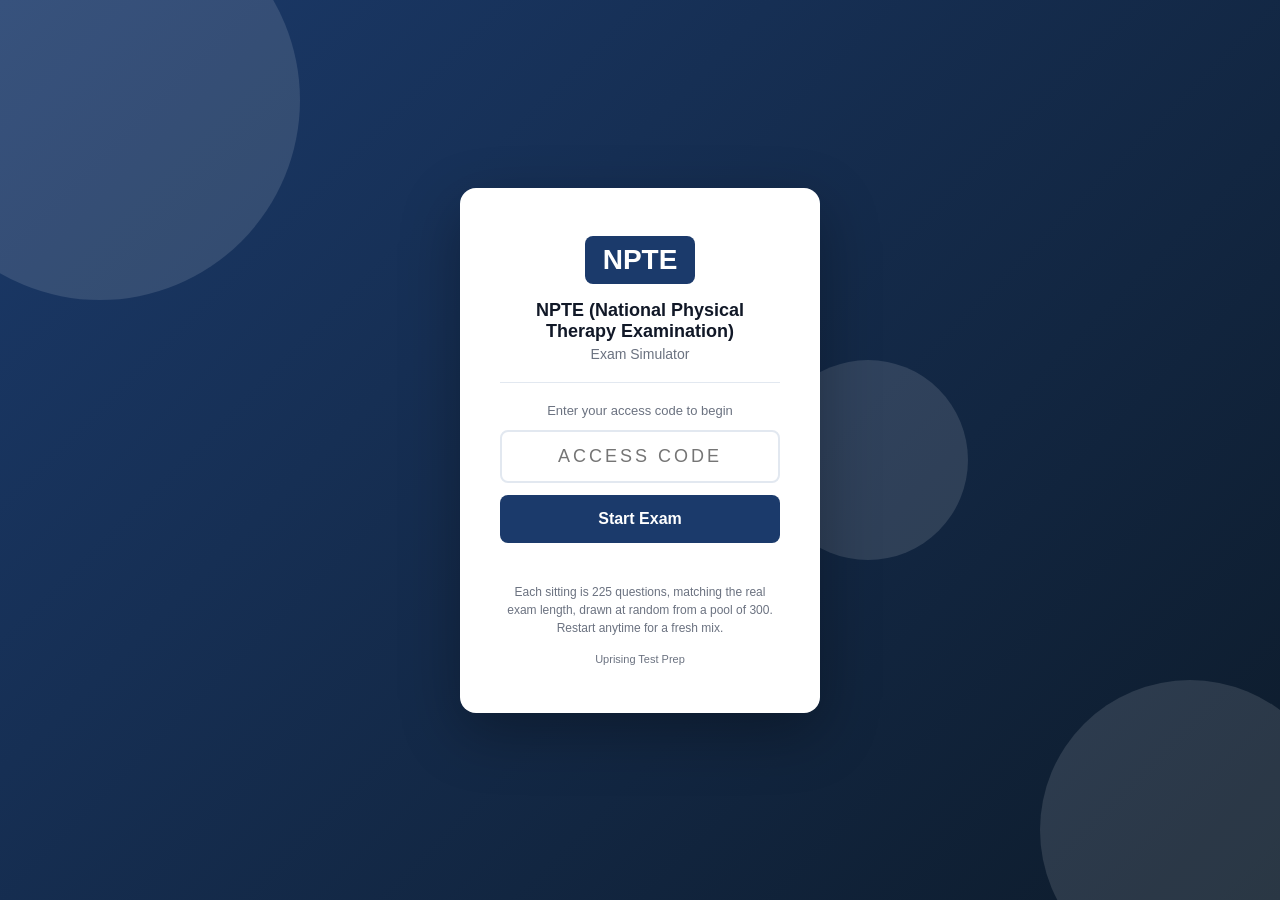
<file: index.html>
<!DOCTYPE html>
<html lang="en">
<head>
  <meta charset="UTF-8" />
  <meta name="viewport" content="width=device-width, initial-scale=1.0, viewport-fit=cover" />
  <meta name="apple-mobile-web-app-capable" content="yes" />
  <meta name="apple-mobile-web-app-status-bar-style" content="black-translucent" />
  <title>NPTE Exam Simulator</title>
  <link rel="stylesheet" href="style.css" />
</head>
<body>

<div id="access-gate">
  <div class="gate-bg-shapes">
    <div class="shape shape-1"></div>
    <div class="shape shape-2"></div>
    <div class="shape shape-3"></div>
  </div>
  <div class="gate-card">
    <div class="gate-logo">
      <div class="logo-badge">NPTE</div>
    </div>
    <h1 class="gate-title">NPTE (National Physical Therapy Examination)</h1>
    <p class="gate-subtitle">Exam Simulator</p>
    <div class="gate-divider"></div>
    <p class="gate-instruction">Enter your access code to begin</p>
    <input type="text" id="access-code-input" class="gate-input"
           placeholder="Access Code" autocomplete="off"
           maxlength="20" spellcheck="false" />
    <button id="access-btn" class="gate-btn">Start Exam</button>
    <p id="access-error" class="gate-error"></p>
    <p class="gate-pool-note">Each sitting is 225 questions, matching the real exam length, drawn at random from a pool of 300. Restart anytime for a fresh mix.</p>
    <p class="gate-hint">Uprising Test Prep</p>
  </div>
</div>

<div id="app" style="display:none">
  <header class="top-bar">
    <div class="bar-left">
      <span class="bar-logo">NPTE</span>
      <span class="bar-title">Exam Simulator</span>
    </div>
    <div class="bar-right">
      <span class="bar-timer" id="timer-display">--:--</span>
      <button class="bar-btn" id="flag-btn">Flag</button>
      <button class="bar-btn bar-btn-primary" id="submit-btn">
        <span class="btn-full">Submit Exam</span>
        <span class="btn-short">Submit</span>
      </button>
    </div>
  </header>

  <div class="progress-strip">
    <div class="progress-bar" id="progress-bar"></div>
  </div>

  <main class="exam-main">
    <div class="question-panel">
      <div class="q-meta">
        <span id="q-counter"></span>
        <span id="q-domain" class="q-domain-tag"></span>
        <span id="q-flag-indicator" class="flag-chip" style="display:none">Flagged</span>
      </div>
      <!-- Shared text for a linked cluster (a clinical case, a reading
           passage). It sits ABOVE the stem, which is the one thing that
           legitimately precedes it, and repeats on every question in the
           cluster so nobody has to page backwards. -->
      <div id="q-cluster-wrap" class="cluster-wrap" style="display:none"></div>
      <p id="question-text" class="q-text"></p>
      <!-- The picture sits BELOW the question text so the simulator matches
           the printed book exactly: stem, then picture, then options. They
           used to disagree (book put the picture under the stem, simulator put
           it above), so no single wording could be true in both places, and
           184 of MLPAO's 185 image questions said "shown above" while the
           book printed the picture below the sentence. Write stems with
           neutral wording ("the strip shown", "the diagram shows") and this
           whole class of bug cannot come back. -->
      <div id="q-image-wrap" style="display:none; margin-bottom:14px;"></div>
      <div id="options-list" class="options-list"></div>
      <div id="explanation-box" class="explanation-box" style="display:none">
        <div class="explanation-label">Explanation</div>
        <p id="explanation-text" class="explanation-text"></p>
      </div>
    </div>
    <div class="nav-bar">
      <button class="nav-btn" id="prev-btn">&#8592; Prev</button>
      <button class="nav-btn nav-btn-map" id="map-btn">Question Map</button>
      <button class="nav-btn nav-btn-next" id="next-btn">Next &#8594;</button>
    </div>
  </main>
</div>

<!-- Question Map Modal -->
<div id="map-modal" style="display:none">
  <div class="map-backdrop" id="map-backdrop"></div>
  <div class="map-panel">
    <div class="map-header">
      <span class="map-title">Question Map</span>
      <button id="map-close" class="map-close-btn">&#x2715; Close</button>
    </div>
    <div class="map-legend">
      <span class="leg-item"><span class="leg-swatch leg-answered"></span>Answered</span>
      <span class="leg-item"><span class="leg-swatch leg-flagged"></span>Flagged</span>
      <span class="leg-item"><span class="leg-swatch leg-unanswered"></span>Unanswered</span>
    </div>
    <div id="q-grid" class="q-grid"></div>
  </div>
</div>

<div id="results-screen" style="display:none">
  <div class="results-card">
    <div class="res-header">
      <div class="res-badge">NPTE</div>
      <h2 id="res-status" class="res-status"></h2>
      <p id="res-score" class="res-score"></p>
      <p class="res-disclaimer" style="font-size:0.85em;color:#666;max-width:32em;margin:0.5em auto;">The real NPTE is scored on a criterion-referenced SCALED score (pass = 600), not a fixed percentage. This practice result uses a disclosed 70% placeholder benchmark for self-check purposes only.</p>
    </div>
    <div id="res-domains" class="res-domains"></div>
    <p class="mode-pool-note">This sitting drew 225 questions from a pool of 300 simulator questions. Restart for a fresh mix, or see the printed book for the full question bank.</p>
    <button id="res-review-btn" class="res-btn">Review Answers</button>
    <button id="res-restart-btn" class="res-btn res-btn-secondary">Restart</button>
  </div>
</div>

<script src="questions.js"></script>
<script src="app.js"></script>
</body>
</html>
</file>
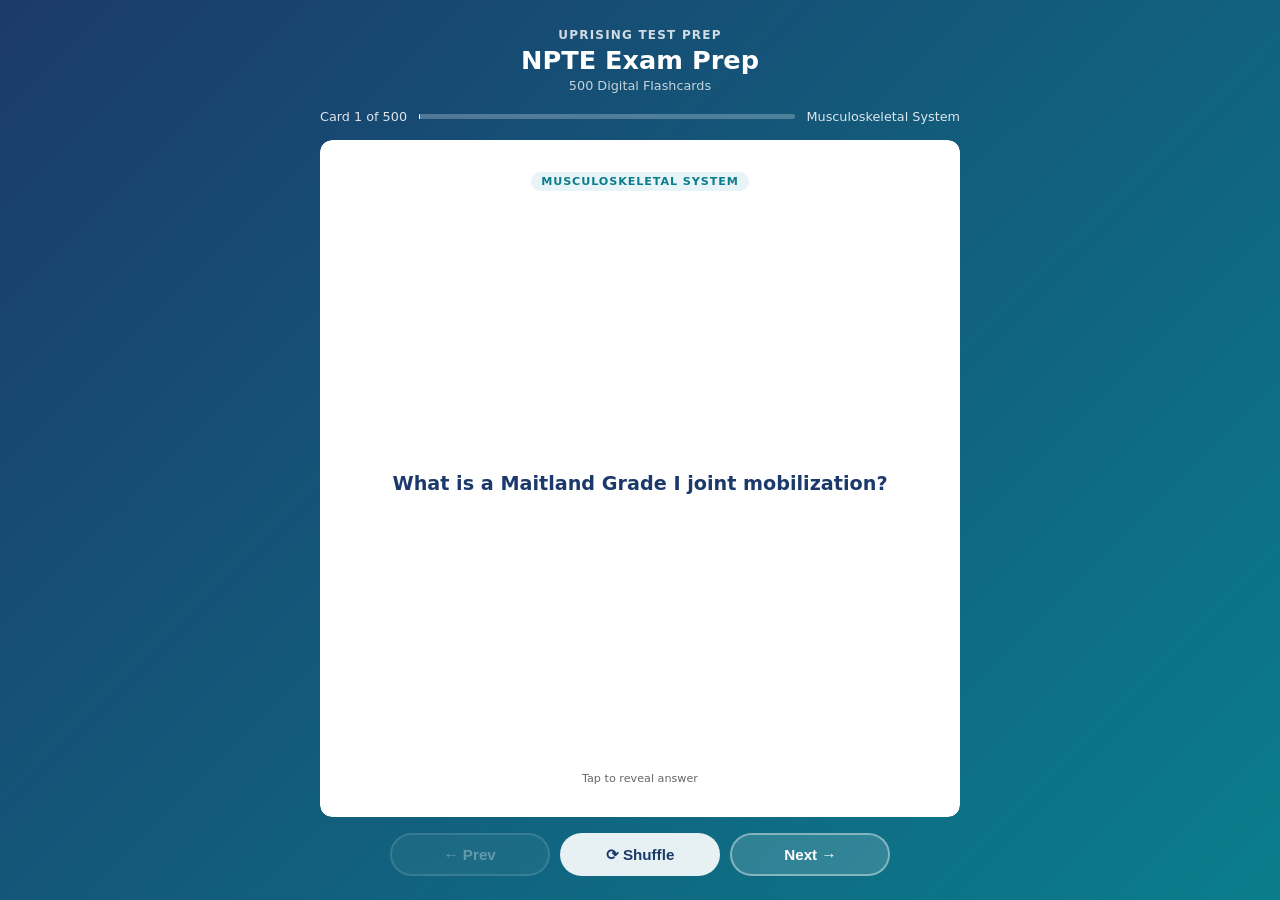
<file: flashcards/index.html>
<!DOCTYPE html>
<html lang="en">
<head>
  <meta charset="UTF-8">
  <meta name="viewport" content="width=device-width, initial-scale=1.0">
  <title>NPTE Exam Prep: Flashcards</title>
  <style>
    :root {
      --blue:   #1B3A6B;
      --teal:   #0A7E8C;
      --ltblue: #E8F4F8;
      --white:  #FFFFFF;
      --text:   #1A1A1A;
      --muted:  #666;
      --radius: 12px;
    }
    * { box-sizing: border-box; margin: 0; padding: 0; }
    html, body { height: 100%; }
    body {
      font-family: 'Segoe UI', system-ui, sans-serif;
      background: linear-gradient(135deg, var(--blue) 0%, var(--teal) 100%);
      /* Pinned, not min-height: the page must never grow, or the controls
         get pushed below the fold on iOS where 100dvh and height:100%
         disagree. The height:100% rule above is the pre-dvh fallback. */
      height: 100dvh;
      max-height: 100dvh;
      overflow: hidden;
      display: flex;
      flex-direction: column;
      align-items: center;
      padding: 1.25rem 1rem 1rem;
      gap: 0.75rem;
      overflow-x: hidden;
    }
    header { text-align: center; color: #fff; flex-shrink: 0; }
    header .brand { font-size: 0.75rem; font-weight: 700; letter-spacing: 0.1em; opacity: 0.8; text-transform: uppercase; }
    header h1 { font-size: 1.3rem; font-weight: 800; margin-top: 0.2rem; }
    header .subtitle { font-size: 0.8rem; opacity: 0.75; margin-top: 0.15rem; }
    #progress-info {
      display: flex; align-items: center; gap: 0.75rem;
      color: rgba(255,255,255,0.85); font-size: 0.8rem;
      flex-shrink: 0; width: 100%; max-width: 640px;
    }
    #progress-bar-track {
      flex: 1; background: rgba(255,255,255,0.25);
      border-radius: 4px; height: 5px;
    }
    #progress-bar-fill { height: 100%; background: #fff; border-radius: 4px; transition: width 0.3s; }
    .card-scene {
      width: 100%; max-width: 640px;
      perspective: 1200px;
      cursor: pointer;
      flex: 1; min-height: 0;
      display: flex; flex-direction: column;
    
      /* WebKit does not clip overflow inside a preserve-3d context, so the
         answer pane's own clip is dropped and a long answer paints over the
         Prev/Next row. This element only sets the perspective and is NOT
         itself in the 3D context, so its clip is honoured in every engine. */
      overflow: hidden;
      border-radius: var(--radius);
    }
    .card-inner {
      position: relative; width: 100%;
      flex: 1; min-height: 0;
      transition: transform 0.55s cubic-bezier(.4,0,.2,1);
      transform-style: preserve-3d;
    }
    .card-scene.flipped .card-inner { transform: rotateY(180deg); }
    .card-face {
      position: absolute; inset: 0;
      backface-visibility: hidden; -webkit-backface-visibility: hidden;
      border-radius: var(--radius);
      display: flex; flex-direction: column;
      padding: 1.5rem 1.75rem;
      box-shadow: 0 12px 40px rgba(0,0,0,0.2);
      overflow: hidden;
    
      /* Painting through a mask forces WebKit to allocate a real clipping
         layer for a 3D-transformed element, which is what makes the
         overflow:hidden and the rounded corners above actually apply. */
      -webkit-mask-image: -webkit-radial-gradient(#fff, #000);
              mask-image: radial-gradient(#fff, #000);
    }
    .card-front { background: var(--white); align-items: center; justify-content: center; }
    .card-back  { background: var(--ltblue); transform: rotateY(180deg); }
    .card-badge {
      font-size: 0.7rem; font-weight: 700; text-transform: uppercase;
      letter-spacing: 0.08em;
      background: var(--ltblue); color: var(--teal);
      padding: 0.2rem 0.65rem; border-radius: 20px;
      margin-bottom: 0.85rem; flex-shrink: 0;
    }
    .card-back .card-badge { background: rgba(10,126,140,0.12); }
    .card-front .q-text {
      font-size: 1.1rem; font-weight: 600; color: var(--blue); line-height: 1.55;
      text-align: center; overflow-y: auto; flex: 1;
      display: flex; align-items: center; justify-content: center;
      scrollbar-width: thin; scrollbar-color: rgba(27,58,107,0.3) transparent;
    }
    .card-back .a-label { font-size: 0.7rem; font-weight: 700; color: var(--teal); text-transform: uppercase; letter-spacing: 0.08em; margin-bottom: 0.4rem; flex-shrink: 0; }
    .card-back .a-text  {
      font-size: 0.975rem; color: var(--text); line-height: 1.65;
      overflow-y: auto; flex: 1; min-height: 0; padding-right: 4px;
      scrollbar-width: thin; scrollbar-color: rgba(10,126,140,0.4) transparent;
    
      -webkit-overflow-scrolling: touch;
      overscroll-behavior: contain;
    }
    .card-back .a-text::-webkit-scrollbar { width: 4px; }
    .card-back .a-text::-webkit-scrollbar-track { background: transparent; }
    .card-back .a-text::-webkit-scrollbar-thumb { background: rgba(10,126,140,0.4); border-radius: 4px; }
    .tap-hint { flex-shrink: 0; margin-top: 0.6rem; font-size: 0.7rem; color: var(--muted); text-align: center; }
    .card-back .tap-hint { color: var(--teal); opacity: 0.7; }
    .controls {
      display: flex; gap: 0.65rem; flex-wrap: nowrap;
      justify-content: center; flex-shrink: 0;
      width: 100%; max-width: 640px;
      padding-bottom: env(safe-area-inset-bottom, 0px);
    }
    .btn {
      padding: 0.6rem 1.2rem; border-radius: 50px;
      border: 2px solid rgba(255,255,255,0.4);
      background: rgba(255,255,255,0.15); color: #fff;
      font-weight: 700; font-size: 0.875rem; cursor: pointer;
      transition: all 0.2s; backdrop-filter: blur(4px);
      white-space: nowrap; flex: 1; max-width: 160px;
    }
    .btn:hover { background: rgba(255,255,255,0.3); border-color: rgba(255,255,255,0.7); }
    .btn:active { transform: scale(0.96); }
    .btn:disabled { opacity: 0.35; cursor: not-allowed; }
    .btn.btn-primary { background: rgba(255,255,255,0.9); color: var(--blue); border-color: transparent; }
    .btn.btn-primary:hover { background: #fff; }
    #loading { color: rgba(255,255,255,0.8); font-size: 1rem; text-align: center; padding: 3rem; flex: 1; }
    @media (min-width: 768px) {
      body { padding: 1.75rem 1.5rem 1.5rem; gap: 1rem; }
      header h1 { font-size: 1.6rem; }
      .card-face { padding: 2rem 2.5rem; }
      .card-front .q-text { font-size: 1.2rem; }
      .card-back .a-text { font-size: 1.05rem; }
      .btn { font-size: 0.95rem; padding: 0.65rem 1.4rem; }
    }
    @media (max-width: 380px) {
      body { padding: 0.75rem; gap: 0.5rem; }
      header .brand { font-size: 0.65rem; }
      header h1 { font-size: 1.1rem; }
      header .subtitle { display: none; }
      .card-face { padding: 1rem 1.1rem; }
      .card-front .q-text { font-size: 0.975rem; }
      .card-back .a-text { font-size: 0.875rem; }
      .btn { font-size: 0.8rem; padding: 0.5rem 0.75rem; }
    }
  </style>
</head>
<body>
<header>
  <div class="brand">Uprising Test Prep</div>
  <h1>NPTE Exam Prep</h1>
  <div class="subtitle">500 Digital Flashcards</div>
</header>
<div id="progress-info">
  <span id="card-counter">Card 1 of 500</span>
  <div id="progress-bar-track"><div id="progress-bar-fill" style="width:0%"></div></div>
  <span id="domain-label"></span>
</div>
<div id="loading">Loading flashcards...</div>
<div class="card-scene" id="card-scene" style="display:none" onclick="flipCard()">
  <div class="card-inner" id="card-inner">
    <div class="card-face card-front">
      <div class="card-badge" id="front-badge"></div>
      <div class="q-text" id="q-text"></div>
      <div class="tap-hint">Tap to reveal answer</div>
    </div>
    <div class="card-face card-back">
      <div class="card-badge" id="back-badge">Answer</div>
      <div class="a-label">Answer</div>
      <div class="a-text" id="a-text"></div>
      <div class="tap-hint">Tap to flip back</div>
    </div>
  </div>
</div>
<div class="controls" id="controls" style="display:none">
  <button class="btn" id="prev-btn" onclick="event.stopPropagation();move(-1)" disabled>&#8592; Prev</button>
  <button class="btn btn-primary" onclick="event.stopPropagation();shuffleCards()">&#10227; Shuffle</button>
  <button class="btn" id="next-btn" onclick="event.stopPropagation();move(1)">Next &#8594;</button>
</div>
<script>
const DOMAIN_LABELS = {
  musculoskeletal_system: "Musculoskeletal System",
  neuromuscular_and_nervous_system: "Neuromuscular and Nervous System",
  cardiovascular_and_pulmonary_systems: "Cardiovascular and Pulmonary Systems",
  lymphatic_metabolic_endocrine_gi_and_gu_systems: "Lymphatic Metabolic Endocrine GI and GU Systems",
  integumentary_system: "Integumentary System",
  system_interactions: "System Interactions",
  equipment_devices_and_therapeutic_modalities: "Equipment Devices and Therapeutic Modalities",
  safety_protection_and_professional_responsibilities: "Safety Protection and Professional Responsibilities",
  research_and_evidence_based_practice: "Research and Evidence-Based Practice",
};
let cards   = [];
let current = 0;
async function init() {
  try {
    const res = await fetch('flashcards.json');
    if (!res.ok) throw new Error('Network error');
    cards = await res.json();
    document.getElementById('loading').style.display    = 'none';
    document.getElementById('card-scene').style.display = 'flex';
    document.getElementById('controls').style.display   = 'flex';
    show();
  } catch (e) {
    document.getElementById('loading').textContent = 'Error loading flashcards. Please try refreshing.';
  }
}
function domainLabel(key) {
  return DOMAIN_LABELS[key] || key.replace(/_/g, ' ').replace(/\b\w/g, c => c.toUpperCase());
}
function show() {
  const c = cards[current];
  document.getElementById('card-scene').classList.remove('flipped');
  document.getElementById('a-text').scrollTop = 0;
  const label = domainLabel(c.domain || c.chapter || '');
  document.getElementById('q-text').textContent       = c.front;
  document.getElementById('a-text').textContent       = c.back;
  document.getElementById('front-badge').textContent  = label;
  document.getElementById('back-badge').textContent   = label;
  document.getElementById('card-counter').textContent = `Card ${current+1} of ${cards.length}`;
  document.getElementById('domain-label').textContent = label;
  document.getElementById('progress-bar-fill').style.width = `${((current+1)/cards.length*100).toFixed(1)}%`;
  document.getElementById('prev-btn').disabled = current === 0;
  document.getElementById('next-btn').disabled = current === cards.length - 1;
}
function flipCard() { document.getElementById('card-scene').classList.toggle('flipped'); }
function move(dir) {
  const next = current + dir;
  if (next < 0 || next >= cards.length) return;
  current = next; show();
}
function shuffleCards() {
  for (let i = cards.length - 1; i > 0; i--) {
    const j = Math.floor(Math.random() * (i+1));
    [cards[i], cards[j]] = [cards[j], cards[i]];
  }
  current = 0; show();
}
document.addEventListener('keydown', e => {
  if (e.key === 'ArrowRight' || e.key === 'ArrowDown') move(1);
  else if (e.key === 'ArrowLeft' || e.key === 'ArrowUp') move(-1);
  else if (e.key === ' ' || e.key === 'Enter') { e.preventDefault(); flipCard(); }
});
init();
</script>
</body>
</html>
</file>
<file: style.css>
/* NPTE Exam Simulator, Styles */
:root {
  --primary:   #1B3A6B;
  --pass:      #059669;
  --fail:      #DC2626;
  --bg:        #F3F4F8;
  --card:      #FFFFFF;
  --border:    #E2E8F0;
  --text:      #111827;
  --muted:     #6B7280;
  --radius:    10px;
}
*, *::before, *::after { box-sizing: border-box; margin: 0; padding: 0; }
body {
  font-family: -apple-system, BlinkMacSystemFont, "Segoe UI", sans-serif;
  background: var(--bg);
  color: var(--text);
  height: 100vh;
  height: 100dvh;
  overflow: hidden;
  -webkit-text-size-adjust: 100%;
}

/* ── Access Gate ─────────────────────────────────────────────────────────── */
#access-gate {
  display: flex;
  align-items: center;
  justify-content: center;
  height: 100vh;
  height: 100dvh;
  background: linear-gradient(135deg, var(--primary) 0%, #0d1b2a 100%);
  position: relative;
  overflow: hidden;
  padding: 20px;
  padding-top: max(20px, env(safe-area-inset-top));
  padding-bottom: max(20px, env(safe-area-inset-bottom));
}
.gate-bg-shapes { position: absolute; inset: 0; pointer-events: none; }
.shape { position: absolute; border-radius: 50%; opacity: .12; background: #fff; }
.shape-1 { width: 400px; height: 400px; top: -100px; left: -100px; }
.shape-2 { width: 300px; height: 300px; bottom: -80px; right: -60px; }
.shape-3 { width: 200px; height: 200px; top: 40%; left: 60%; }
.gate-card {
  background: #fff;
  border-radius: 16px;
  padding: 48px 40px;
  text-align: center;
  width: 100%;
  max-width: 360px;
  position: relative;
  z-index: 1;
  box-shadow: 0 20px 60px rgba(0,0,0,.3);
}
.logo-badge {
  display: inline-block;
  background: var(--primary);
  color: #fff;
  font-weight: 800;
  font-size: 28px;
  padding: 8px 18px;
  border-radius: 8px;
}
.gate-title { font-size: 18px; font-weight: 700; margin-top: 16px; color: var(--text); }
.gate-subtitle { color: var(--muted); font-size: 14px; margin-top: 4px; }
.gate-divider { height: 1px; background: var(--border); margin: 20px 0; }
.gate-instruction { font-size: 13px; color: var(--muted); margin-bottom: 12px; }
.gate-input {
  width: 100%;
  padding: 14px 16px;
  border: 2px solid var(--border);
  border-radius: 8px;
  font-size: 18px;
  text-align: center;
  text-transform: uppercase;
  letter-spacing: 3px;
  outline: none;
}
.gate-input:focus { border-color: var(--primary); }
.gate-btn {
  width: 100%;
  margin-top: 12px;
  padding: 15px;
  background: var(--primary);
  color: #fff;
  border: none;
  border-radius: 8px;
  font-size: 16px;
  font-weight: 600;
  cursor: pointer;
  -webkit-tap-highlight-color: transparent;
}
.gate-btn:hover { opacity: .9; }
.gate-error { color: var(--fail); font-size: 13px; margin-top: 8px; min-height: 18px; }
.gate-pool-note { color: var(--muted); font-size: 12px; margin-top: 14px; line-height: 1.5; }
.gate-hint { color: var(--muted); font-size: 11px; margin-top: 16px; }
.mode-pool-note { color: var(--muted); font-size: 13px; margin: 10px 0 18px; line-height: 1.5; }

/* ── App shell ───────────────────────────────────────────────────────────── */
#app {
  display: flex;
  flex-direction: column;
  height: 100vh;
  height: 100dvh;
  padding-top: env(safe-area-inset-top);
}
.top-bar {
  display: flex;
  justify-content: space-between;
  align-items: center;
  background: var(--primary);
  color: #fff;
  padding: 0 20px;
  padding-left: max(20px, env(safe-area-inset-left));
  padding-right: max(20px, env(safe-area-inset-right));
  height: 52px;
  flex-shrink: 0;
  gap: 8px;
}
.bar-left { display: flex; align-items: center; gap: 8px; min-width: 0; }
.bar-logo { font-weight: 800; font-size: 18px; flex-shrink: 0; }
.bar-title { font-size: 14px; opacity: .8; white-space: nowrap; overflow: hidden; text-overflow: ellipsis; }
.bar-right { display: flex; align-items: center; gap: 8px; flex-shrink: 0; }
.bar-timer {
  font-variant-numeric: tabular-nums;
  font-size: 16px;
  font-weight: 600;
  min-width: 68px;
  text-align: right;
}
.bar-btn {
  padding: 7px 13px;
  background: rgba(255,255,255,.15);
  border: 1px solid rgba(255,255,255,.3);
  color: #fff;
  border-radius: 6px;
  cursor: pointer;
  font-size: 13px;
  white-space: nowrap;
  -webkit-tap-highlight-color: transparent;
  touch-action: manipulation;
}
.bar-btn:hover { background: rgba(255,255,255,.25); }
.bar-btn-primary {
  background: #fff;
  color: var(--primary);
  border-color: #fff;
  font-weight: 600;
}
.bar-btn-primary:hover { background: #f0f0f0; }
.btn-short { display: none; }
.btn-full  { display: inline; }

.progress-strip { height: 4px; background: rgba(0,0,0,.1); flex-shrink: 0; }
.progress-bar   { height: 100%; background: #4ade80; transition: width .3s; }

/* ── Main exam area ──────────────────────────────────────────────────────── */
.exam-main {
  flex: 1;
  overflow: hidden;
  display: flex;
  flex-direction: column;
  padding: 16px 20px 0;
  padding-left: max(16px, env(safe-area-inset-left));
  padding-right: max(16px, env(safe-area-inset-right));
  min-height: 0;
}
.question-panel { flex: 1; overflow-y: auto; padding-bottom: 12px; -webkit-overflow-scrolling: touch; }
.q-meta {
  display: flex;
  align-items: center;
  gap: 8px;
  margin-bottom: 12px;
  font-size: 13px;
  color: var(--muted);
  flex-wrap: wrap;
}
.q-domain-tag {
  background: var(--primary);
  color: #fff;
  padding: 2px 8px;
  border-radius: 4px;
  font-size: 11px;
  font-weight: 600;
}
.flag-chip {
  background: #FEF3C7;
  color: #92400E;
  padding: 2px 8px;
  border-radius: 4px;
  font-size: 11px;
  font-weight: 600;
}
.cluster-wrap {
  border-left: 4px solid var(--primary, #1B3A6B);
  background: #F2F6FC; border-radius: 8px;
  padding: 10px 14px; margin-bottom: 16px;
}
.cluster-label {
  font-size: 11px; font-weight: 700; letter-spacing: 0.06em;
  text-transform: uppercase; color: var(--primary, #1B3A6B); margin-bottom: 6px;
}
.cluster-body {
  max-height: 38vh; overflow-y: auto; font-size: 15px; line-height: 1.6;
  -webkit-overflow-scrolling: touch;
}
.cluster-body p + p { margin-top: 10px; }
@media (min-width: 1100px) { .cluster-body { max-height: 52vh; } }

.q-image {
  max-width: 100%;
  /* Cap the height too. With only max-width, a tall exhibit renders at full
     width and pushes the stem and every option below the fold, so the question
     looks like it has no answers until the candidate scrolls. Found on CNPLE. */
  max-height: 62vh;
  width: auto;
  height: auto;
  object-fit: contain;
  border-radius: 6px;
  border: 1px solid var(--border);
  display: block;
  margin-bottom: 14px;
}
.q-text { font-size: 16px; line-height: 1.65; margin-bottom: 20px; }
.options-list { display: flex; flex-direction: column; gap: 10px; }
.option {
  display: flex;
  align-items: flex-start;
  gap: 12px;
  padding: 15px 16px;
  background: var(--card);
  border: 2px solid var(--border);
  border-radius: var(--radius);
  cursor: pointer;
  transition: .15s;
  -webkit-tap-highlight-color: transparent;
  touch-action: manipulation;
  min-height: 52px;
}
.option:hover  { border-color: var(--primary); background: #F8FAFF; }
.option.selected  { border-color: var(--primary); background: #EEF3FF; }
.option.correct   { border-color: #059669; background: #ECFDF5; }
.option.incorrect { border-color: #DC2626; background: #FEF2F2; }
.explanation-box {
  margin-top: 20px;
  padding: 16px 18px;
  background: #F0F9FF;
  border-left: 4px solid #2563EB;
  border-radius: 6px;
}
.explanation-label {
  font-size: 11px;
  font-weight: 700;
  text-transform: uppercase;
  letter-spacing: .06em;
  color: #2563EB;
  margin-bottom: 8px;
}
.explanation-text { font-size: 14.5px; line-height: 1.7; color: #1e293b; margin: 0; }
.opt-letter { font-weight: 700; font-size: 15px; color: var(--primary); min-width: 22px; padding-top: 1px; flex-shrink: 0; }
.opt-text   { font-size: 15px; line-height: 1.5; }

/* ── Nav bar ─────────────────────────────────────────────────────────────── */
.nav-bar {
  display: flex;
  align-items: center;
  gap: 8px;
  padding: 10px 0;
  padding-bottom: max(14px, env(safe-area-inset-bottom));
  flex-shrink: 0;
}
.nav-btn {
  flex: 1;
  padding: 13px 8px;
  background: var(--card);
  border: 1px solid var(--border);
  border-radius: 8px;
  cursor: pointer;
  font-size: 15px;
  font-weight: 500;
  text-align: center;
  -webkit-tap-highlight-color: transparent;
  touch-action: manipulation;
  min-height: 48px;
}
.nav-btn:hover      { background: #f0f0f0; }
.nav-btn-map {
  background: var(--bg);
  border-color: var(--primary);
  color: var(--primary);
  font-weight: 600;
}
.nav-btn-map:hover { background: #EEF3FF; }
.nav-btn-next {
  background: var(--primary);
  color: #fff;
  border-color: var(--primary);
}
.nav-btn-next:hover { opacity: .9; }

/* ── Question Map Modal ──────────────────────────────────────────────────── */
#map-modal {
  position: fixed;
  inset: 0;
  z-index: 1000;
  display: flex;
  flex-direction: column;
  justify-content: flex-end;
}
.map-backdrop { position: absolute; inset: 0; background: rgba(0,0,0,.5); }
.map-panel {
  position: relative;
  background: #fff;
  border-radius: 20px 20px 0 0;
  padding: 20px;
  padding-bottom: max(20px, env(safe-area-inset-bottom));
  max-height: 80vh;
  max-height: 80dvh;
  display: flex;
  flex-direction: column;
  box-shadow: 0 -4px 30px rgba(0,0,0,.2);
}
.map-header {
  display: flex;
  align-items: center;
  justify-content: space-between;
  margin-bottom: 12px;
  flex-shrink: 0;
}
.map-title { font-size: 17px; font-weight: 700; color: var(--text); }
.map-close-btn {
  padding: 8px 16px;
  background: var(--bg);
  border: 1px solid var(--border);
  border-radius: 8px;
  cursor: pointer;
  font-size: 14px;
  font-weight: 500;
  min-height: 40px;
  -webkit-tap-highlight-color: transparent;
  touch-action: manipulation;
}
.map-close-btn:hover { background: #e5e7eb; }
.map-legend { display: flex; gap: 16px; margin-bottom: 14px; flex-shrink: 0; flex-wrap: wrap; }
.leg-item { display: flex; align-items: center; gap: 6px; font-size: 13px; color: var(--muted); }
.leg-swatch {
  width: 16px;
  height: 16px;
  border-radius: 3px;
  border: 1px solid var(--border);
  background: var(--card);
  display: inline-block;
  flex-shrink: 0;
}
.leg-swatch.leg-answered  { background: var(--primary); border-color: var(--primary); }
.leg-swatch.leg-flagged   { background: #FEF3C7; border-color: #F59E0B; }
.leg-swatch.leg-unanswered { background: var(--card); }
.q-grid {
  display: flex;
  flex-wrap: wrap;
  gap: 6px;
  overflow-y: auto;
  flex: 1;
  padding-bottom: 8px;
  -webkit-overflow-scrolling: touch;
}
.grid-btn {
  width: 40px;
  height: 40px;
  border: 1px solid var(--border);
  border-radius: 6px;
  background: var(--card);
  font-size: 12px;
  cursor: pointer;
  font-weight: 500;
  -webkit-tap-highlight-color: transparent;
  touch-action: manipulation;
}
.grid-btn.answered { background: var(--primary); color: #fff; border-color: var(--primary); }
.grid-btn.flagged  { background: #FEF3C7; border-color: #F59E0B; }
.grid-btn.active   { outline: 3px solid var(--primary); outline-offset: 2px; }

/* ── Results ─────────────────────────────────────────────────────────────── */
#results-screen {
  display: flex;
  align-items: flex-start;
  justify-content: center;
  min-height: 100vh;
  min-height: 100dvh;
  background: var(--bg);
  overflow-y: auto;
  -webkit-overflow-scrolling: touch;
  padding: 20px 16px;
  padding-top: max(20px, env(safe-area-inset-top));
  padding-bottom: max(20px, env(safe-area-inset-bottom));
}
.results-card {
  background: var(--card);
  border-radius: 16px;
  padding: 40px;
  max-width: 480px;
  width: 100%;
  box-shadow: 0 8px 30px rgba(0,0,0,.1);
}
.res-header { text-align: center; margin-bottom: 24px; }
.res-badge {
  display: inline-block;
  background: var(--primary);
  color: #fff;
  font-weight: 800;
  font-size: 22px;
  padding: 6px 16px;
  border-radius: 8px;
}
.res-status { font-size: 36px; font-weight: 800; margin-top: 12px; }
.res-score  { font-size: 18px; color: var(--muted); margin-top: 4px; }
.res-domains { margin-bottom: 24px; display: flex; flex-direction: column; gap: 10px; }
.res-domain-row { display: flex; align-items: center; gap: 8px; font-size: 13px; }
.res-domain-name { width: 160px; font-weight: 500; flex-shrink: 0; }
.res-domain-bar-wrap { flex: 1; background: #E5E7EB; border-radius: 4px; height: 8px; overflow: hidden; }
.res-domain-bar { height: 100%; border-radius: 4px; transition: width .5s; }
.res-domain-pct { width: 36px; text-align: right; font-weight: 600; }
.res-btn {
  width: 100%;
  padding: 15px;
  background: var(--primary);
  color: #fff;
  border: none;
  border-radius: 8px;
  font-size: 15px;
  font-weight: 600;
  cursor: pointer;
  margin-bottom: 10px;
  min-height: 52px;
  -webkit-tap-highlight-color: transparent;
  touch-action: manipulation;
}
.res-btn:hover { opacity: .9; }
.res-btn-secondary {
  background: transparent;
  color: var(--primary);
  border: 2px solid var(--primary);
}
.res-btn-secondary:hover { background: var(--primary); color: #fff; }

/* ── Mobile breakpoint (phones ≤ 640px) ─────────────────────────────────── */
@media (max-width: 640px) {
  /* Gate card */
  .gate-card { padding: 32px 24px; }

  /* Top bar: hide long title text, swap Submit label */
  .bar-title  { display: none; }
  .btn-full   { display: none; }
  .btn-short  { display: inline; }
  .bar-right  { gap: 6px; }
  .bar-btn    { padding: 6px 10px; font-size: 12px; }
  .bar-timer  { font-size: 14px; min-width: 58px; }

  /* Exam main */
  .exam-main { padding: 12px 14px 0; }
  .q-text { font-size: 16px; }
  .opt-text { font-size: 15px; }

  /* Nav bar, bigger touch targets */
  .nav-btn { font-size: 14px; padding: 14px 6px; }

  /* Results */
  .results-card { padding: 28px 20px; }
  .res-domain-name { width: 110px; font-size: 12px; }
  .res-domain-pct  { font-size: 12px; }
  .res-status { font-size: 30px; }

  /* Map grid, slightly bigger buttons on phones */
  .grid-btn { width: 42px; height: 42px; }
}

/* ── Very small phones (≤ 380px) ────────────────────────────────────────── */
@media (max-width: 380px) {
  .bar-logo { font-size: 15px; }
  .bar-btn  { padding: 5px 8px; font-size: 11px; }
  .bar-timer { font-size: 13px; min-width: 52px; }
  .nav-btn  { font-size: 13px; }
  .grid-btn { width: 38px; height: 38px; font-size: 11px; }
}
</file>
